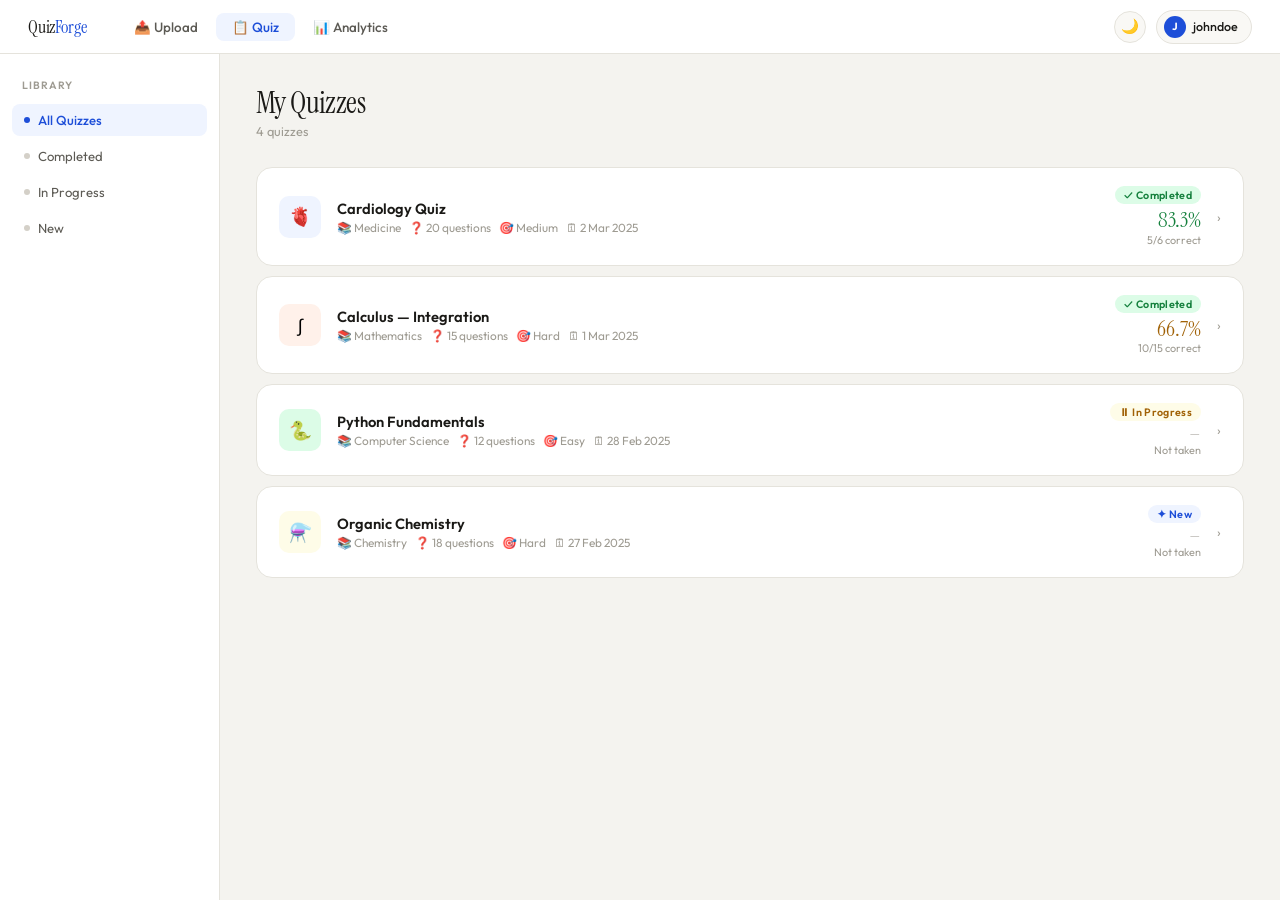
<file: quiz_setting.html>
<!DOCTYPE html>
<html lang="en">
<head>
  <meta charset="UTF-8"/>
  <meta name="viewport" content="width=device-width, initial-scale=1.0"/>
  <title>QuizForge — My Quizzes</title>
  <link href="https://fonts.googleapis.com/css2?family=Instrument+Serif:ital@0;1&family=Outfit:wght@300;400;500;600&family=JetBrains+Mono:wght@400;500&display=swap" rel="stylesheet"/>
  <link rel="stylesheet" href="css/tokens.css"/>
  <link rel="stylesheet" href="css/layout.css"/>
  <link rel="stylesheet" href="css/dashboard.css"/>
  <link rel="stylesheet" href="css/settings.css"/>
</head>
<body>

  <!-- ── NAVBAR ── -->
  <nav class="navbar">
    <span class="navbar-logo">Quiz<span>Forge</span></span>
    <div class="nav-tabs">
      <a class="nav-tab" href="#">📤 Upload</a>
      <a class="nav-tab active" href="#">📋 Quiz</a>
      <a class="nav-tab" href="#">📊 Analytics</a>
    </div>
    <div class="navbar-right">
      <button class="theme-btn" id="theme-btn">🌙</button>
      <div class="user-chip">
        <div class="user-avatar" id="user-avatar">J</div>
        <span id="username-label">johndoe</span>
      </div>
    </div>
  </nav>

  <!-- ── PAGE ── -->
  <div class="page-shell">
    <aside class="sidebar">
      <div class="sidebar-label">Library</div>
      <button class="sidebar-item active" data-filter="all">
        <span class="sidebar-dot"></span> All Quizzes
      </button>
      <button class="sidebar-item" data-filter="done">
        <span class="sidebar-dot"></span> Completed
      </button>
      <button class="sidebar-item" data-filter="pending">
        <span class="sidebar-dot"></span> In Progress
      </button>
      <button class="sidebar-item" data-filter="new">
        <span class="sidebar-dot"></span> New
      </button>
    </aside>

    <main class="main-content">
      <div class="page-header">
        <div>
          <div class="page-title">My Quizzes</div>
          <div class="page-subtitle" id="list-subtitle">Loading…</div>
        </div>
      </div>
      <div class="quiz-list" id="quiz-list"></div>
    </main>
  </div>

  <!-- ── SETTINGS PANEL ── -->
  <div class="settings-overlay" id="settings-overlay">
    <div class="settings-panel">

      <div class="settings-header">
        <div class="settings-header-info">
          <div class="settings-panel-title" id="sp-title">Quiz</div>
          <div class="settings-panel-sub"   id="sp-sub">—</div>
        </div>
        <button class="settings-close" onclick="Settings.close()">✕</button>
      </div>

      <div class="settings-body">

        <!-- Number of questions -->
        <div class="settings-group">
          <div class="settings-group-label">Questions</div>
          <div class="settings-group-inner">
            <div class="setting-row">
              <div class="setting-label-wrap">
                <div class="setting-label">Number of questions</div>
                <div class="setting-desc">How many questions to include</div>
              </div>
              <div class="stepper">
                <button class="stepper-btn" onclick="Settings.stepNum(-1)">−</button>
                <span class="stepper-val" id="sp-num-val">10</span>
                <button class="stepper-btn" onclick="Settings.stepNum(1)">+</button>
              </div>
            </div>
          </div>
        </div>

        <!-- Difficulty -->
        <div class="settings-group">
          <div class="settings-group-label">Difficulty</div>
          <div class="settings-group-inner">
            <div class="setting-row">
              <div class="setting-label-wrap">
                <div class="setting-label">Level</div>
                <div class="setting-desc">Controls question complexity</div>
              </div>
              <div class="seg-control">
                <button class="seg-btn" data-diff="Easy"   onclick="Settings.setDifficulty('Easy')">Easy</button>
                <button class="seg-btn" data-diff="Medium" onclick="Settings.setDifficulty('Medium')">Medium</button>
                <button class="seg-btn" data-diff="Hard"   onclick="Settings.setDifficulty('Hard')">Hard</button>
                <button class="seg-btn active" data-diff="Mixed"  onclick="Settings.setDifficulty('Mixed')">Mixed</button>
              </div>
            </div>
          </div>
        </div>

        <!-- Question types -->
        <div class="settings-group">
          <div class="settings-group-label">Question types</div>
          <div class="settings-group-inner">
            <div class="setting-row">
              <div class="setting-label-wrap">
                <div class="setting-label">Include types</div>
                <div class="setting-desc">Select at least one type</div>
              </div>
              <div class="type-chips">
                <button class="type-chip active" data-type="MCQ"   onclick="Settings.toggleType('MCQ')">MCQ</button>
                <button class="type-chip active" data-type="TF"    onclick="Settings.toggleType('TF')">True/False</button>
                <button class="type-chip active" data-type="MULTI" onclick="Settings.toggleType('MULTI')">Multi</button>
                <button class="type-chip active" data-type="TEXT"  onclick="Settings.toggleType('TEXT')">Short Answer</button>
              </div>
            </div>
          </div>
        </div>

        <!-- Time limit -->
        <div class="settings-group">
          <div class="settings-group-label">Time limit</div>
          <div class="settings-group-inner">
            <div class="setting-row">
              <div class="setting-label-wrap">
                <div class="setting-label">Enable timer</div>
                <div class="setting-desc">Auto-submit when time runs out</div>
              </div>
              <label class="toggle toggle-wrap">
                <input type="checkbox" id="sp-time-toggle"
                  onchange="Settings.toggleTime(this.checked)"/>
                <span class="toggle-track"></span>
                <span class="toggle-thumb"></span>
              </label>
            </div>
            <div class="setting-row" id="sp-time-input-row" style="display:none">
              <div class="setting-label-wrap">
                <div class="setting-label">Duration</div>
              </div>
              <div class="time-input-wrap">
                <input class="time-input" type="number" id="sp-time-val"
                  value="15" min="1" max="180"
                  oninput="Settings.setTimeMins(this.value)"/>
                <span class="time-label">minutes</span>
              </div>
            </div>
          </div>
        </div>

        <!-- Summary -->
        <div class="settings-summary">
          <span class="summary-icon">📋</span>
          <span class="summary-text" id="sp-summary">—</span>
        </div>

      </div><!-- /settings-body -->

      <div class="settings-footer">
        <button class="btn btn-ghost" onclick="Settings.close()" style="flex-shrink:0">Cancel</button>
        <button class="btn-start-quiz" onclick="Settings.launch()">
          Start Quiz →
        </button>
      </div>

    </div>
  </div>

  <script src="js/config.js"></script>
  <script src="js/mockData.js"></script>
  <script src="js/api.js"></script>
  <script src="js/settings.js"></script>
  <script src="js/dashboard.js"></script>
  <script>
    document.addEventListener('DOMContentLoaded', () => {
      // Theme
      document.getElementById('theme-btn').addEventListener('click', () => {
        const dark = document.documentElement.getAttribute('data-theme') === 'dark';
        document.documentElement.setAttribute('data-theme', dark ? '' : 'dark');
        document.getElementById('theme-btn').textContent = dark ? '🌙' : '☀️';
      });

      // Sidebar filters
      document.querySelectorAll('.sidebar-item').forEach(btn =>
        btn.addEventListener('click', () => Dashboard.setFilter(btn.dataset.filter)));

      // Close settings on overlay click
      document.getElementById('settings-overlay').addEventListener('click', function(e) {
        if (e.target === this) Settings.close();
      });

      Dashboard.init();
    });
  </script>
</body>
</html>
</file>
<file: css/tokens.css>
/* ============================================================
   tokens.css — design tokens, CSS variables, reset, animations
   ============================================================ */

:root {
  --bg:         #f4f3ef;
  --surface:    #ffffff;
  --surface2:   #f9f8f5;
  --border:     #e5e3dc;
  --border2:    #d4d0c8;
  --text:       #1a1916;
  --text2:      #5c5a54;
  --text3:      #9e9b92;
  --accent:     #1d4ed8;
  --accent-lt:  #eff4ff;
  --accent-mid: #bfcffe;
  --green:      #15803d;
  --green-lt:   #dcfce7;
  --red:        #b91c1c;
  --red-lt:     #fee2e2;
  --orange:     #c2410c;
  --orange-lt:  #fff1ea;
  --yellow:     #a16207;
  --yellow-lt:  #fefce8;
  --radius:     10px;
  --radius-lg:  16px;
  --shadow:     0 1px 4px rgba(0,0,0,.07), 0 4px 20px rgba(0,0,0,.05);
  --shadow-lg:  0 8px 40px rgba(0,0,0,.13), 0 2px 8px rgba(0,0,0,.06);
}

[data-theme="dark"] {
  --bg:         #111210;
  --surface:    #1a1917;
  --surface2:   #222220;
  --border:     #2e2d29;
  --border2:    #3d3c37;
  --text:       #eceae3;
  --text2:      #8c8a82;
  --text3:      #525048;
  --accent:     #3b82f6;
  --accent-lt:  #1a2540;
  --accent-mid: #2a3f6e;
  --green:      #22c55e;
  --green-lt:   #112217;
  --red:        #f87171;
  --red-lt:     #231313;
  --orange:     #fb923c;
  --orange-lt:  #221608;
  --yellow:     #facc15;
  --yellow-lt:  #1e1a05;
}

*, *::before, *::after { box-sizing: border-box; margin: 0; padding: 0; }

body {
  font-family: 'Outfit', sans-serif;
  background: var(--bg);
  color: var(--text);
  min-height: 100vh;
  display: flex;
  flex-direction: column;
}

::-webkit-scrollbar       { width: 4px; }
::-webkit-scrollbar-thumb { background: var(--border2); border-radius: 4px; }

@keyframes fadeUp  { from { opacity:0; transform:translateY(10px); } to { opacity:1; transform:translateY(0); } }
@keyframes rowIn   { from { opacity:0; transform:translateY(8px);  } to { opacity:1; transform:translateY(0); } }
@keyframes qSlide  { from { opacity:0; transform:translateX(10px); } to { opacity:1; transform:translateX(0); } }
@keyframes spin    { to   { transform: rotate(360deg); } }
</file>
<file: css/layout.css>
/* ============================================================
   layout.css — navbar, page shell, left sidebar, shared buttons
   ============================================================ */

.navbar {
  display: flex; align-items: center;
  padding: 0 28px; height: 54px;
  background: var(--surface);
  border-bottom: 1px solid var(--border);
  flex-shrink: 0; position: sticky; top: 0; z-index: 50;
}
.navbar-logo {
  font-family: 'Instrument Serif', serif;
  font-size: 1.15rem; color: var(--text);
  margin-right: 32px; letter-spacing: -.01em; flex-shrink: 0;
}
.navbar-logo span { color: var(--accent); }

.nav-tabs { display: flex; align-items: center; gap: 2px; flex: 1; }
.nav-tab {
  padding: 6px 16px; border-radius: 8px; border: none; background: none;
  font-family: 'Outfit', sans-serif; font-size: .84rem; font-weight: 500;
  color: var(--text2); cursor: pointer;
  transition: background .15s, color .15s;
  text-decoration: none; display: inline-flex; align-items: center; gap: 6px;
}
.nav-tab:hover  { background: var(--surface2); color: var(--text); }
.nav-tab.active { background: var(--accent-lt); color: var(--accent); }

.navbar-right { display: flex; align-items: center; gap: 10px; margin-left: auto; }

.theme-btn {
  width: 32px; height: 32px; border-radius: 50%;
  border: 1px solid var(--border); background: var(--surface2);
  cursor: pointer; display: flex; align-items: center; justify-content: center;
  font-size: .9rem; transition: background .15s;
}
.theme-btn:hover { background: var(--border); }

.user-chip {
  display: flex; align-items: center; gap: 7px;
  padding: 5px 13px 5px 7px; background: var(--surface2);
  border: 1px solid var(--border); border-radius: 20px;
  font-size: .78rem; font-weight: 500; color: var(--text); cursor: default;
}
.user-avatar {
  width: 22px; height: 22px; border-radius: 50%;
  background: var(--accent); color: #fff;
  display: flex; align-items: center; justify-content: center;
  font-size: .65rem; font-weight: 700; flex-shrink: 0;
}

.page-shell {
  display: flex; flex: 1; overflow: hidden; min-height: 0;
  height: calc(100vh - 54px);
}

.sidebar {
  width: 220px; min-width: 220px;
  border-right: 1px solid var(--border);
  background: var(--surface); padding: 20px 12px;
  overflow-y: auto; display: flex; flex-direction: column; gap: 4px;
}
.sidebar-label {
  font-size: .66rem; text-transform: uppercase;
  letter-spacing: .1em; color: var(--text3); font-weight: 600;
  padding: 4px 10px 8px;
}
.sidebar-item {
  padding: 8px 12px; border-radius: 8px; font-size: .82rem;
  color: var(--text2); cursor: pointer;
  transition: background .13s, color .13s;
  display: flex; align-items: center; gap: 8px;
  border: none; background: none; font-family: 'Outfit', sans-serif;
  text-align: left; width: 100%;
}
.sidebar-item:hover  { background: var(--surface2); color: var(--text); }
.sidebar-item.active { background: var(--accent-lt); color: var(--accent); font-weight: 500; }
.sidebar-dot {
  width: 6px; height: 6px; border-radius: 50%;
  background: var(--border2); flex-shrink: 0;
}
.sidebar-item.active .sidebar-dot { background: var(--accent); }

.main-content { flex: 1; overflow-y: auto; padding: 32px 36px; }

.page-header {
  margin-bottom: 28px; display: flex;
  align-items: flex-end; justify-content: space-between;
}
.page-title {
  font-family: 'Instrument Serif', serif; font-size: 1.9rem;
  color: var(--text); letter-spacing: -.02em; line-height: 1.1;
}
.page-subtitle { font-size: .8rem; color: var(--text3); margin-top: 4px; }

/* Shared buttons */
.btn {
  padding: 8px 20px; border-radius: var(--radius);
  font-family: 'Outfit', sans-serif; font-size: .82rem; font-weight: 500;
  cursor: pointer; transition: all .14s;
  display: inline-flex; align-items: center; gap: 6px; border: none;
}
.btn-ghost {
  background: var(--surface2); border: 1.5px solid var(--border2); color: var(--text2);
}
.btn-ghost:hover:not(:disabled) { background: var(--border); color: var(--text); }
.btn-ghost:disabled { opacity: .4; cursor: not-allowed; }
.btn-primary { background: var(--accent); color: #fff; }
.btn-primary:hover:not(:disabled) { opacity: .88; }
.btn-primary:disabled { opacity: .45; cursor: not-allowed; }
.btn-success { background: var(--green); color: #fff; }
.btn-success:hover { opacity: .88; }
.btn-warn { background: var(--orange); color: #fff; }
.btn-warn:hover { opacity: .88; }
.btn-danger { background: var(--red); color: #fff; }
.btn-danger:hover { opacity: .88; }

@media (max-width: 680px) {
  .sidebar      { display: none; }
  .main-content { padding: 20px 18px; }
}
</file>
<file: css/dashboard.css>
/* ============================================================
   dashboard.css — quiz list rows, score, status pills, empty state
   ============================================================ */

.quiz-list { display: flex; flex-direction: column; gap: 10px; }

.quiz-row {
  display: flex; align-items: center; gap: 16px;
  padding: 18px 22px; background: var(--surface);
  border: 1px solid var(--border); border-radius: var(--radius-lg);
  cursor: pointer; transition: border-color .15s, box-shadow .15s, transform .12s;
  animation: rowIn .3s ease both; text-align: left; width: 100%;
  font-family: 'Outfit', sans-serif;
}
.quiz-row:hover {
  border-color: var(--accent-mid); box-shadow: var(--shadow);
  transform: translateY(-1px);
}

.quiz-row-icon {
  width: 42px; height: 42px; border-radius: 10px;
  display: flex; align-items: center; justify-content: center;
  font-size: 1.15rem; flex-shrink: 0;
}
.quiz-row-icon.blue   { background: var(--accent-lt); }
.quiz-row-icon.green  { background: var(--green-lt); }
.quiz-row-icon.orange { background: var(--orange-lt); }
.quiz-row-icon.yellow { background: var(--yellow-lt); }

.quiz-row-info { flex: 1; min-width: 0; }
.quiz-row-title {
  font-size: .92rem; font-weight: 600; color: var(--text);
  white-space: nowrap; overflow: hidden; text-overflow: ellipsis;
}
.quiz-row-meta {
  font-size: .74rem; color: var(--text3); margin-top: 2px;
  display: flex; align-items: center; gap: 8px; flex-wrap: wrap;
}
.quiz-row-meta span { display: flex; align-items: center; gap: 3px; }

.quiz-row-score { flex-shrink: 0; text-align: right; }
.score-num {
  font-family: 'Instrument Serif', serif; font-size: 1.4rem;
  color: var(--text); line-height: 1;
}
.score-num.high   { color: var(--green); }
.score-num.mid    { color: var(--yellow); }
.score-num.low    { color: var(--red); }
.score-num.unseen { color: var(--text3); font-size: 1rem; }
.score-sub { font-size: .68rem; color: var(--text3); margin-top: 1px; }

.status-pill {
  display: inline-flex; align-items: center; gap: 4px;
  padding: 2px 9px; border-radius: 20px;
  font-size: .67rem; font-weight: 600; letter-spacing: .03em; white-space: nowrap;
}
.status-pill.done    { background: var(--green-lt);  color: var(--green); }
.status-pill.pending { background: var(--yellow-lt); color: var(--yellow); }
.status-pill.new     { background: var(--accent-lt); color: var(--accent); }

.quiz-row-arrow {
  color: var(--text3); font-size: .85rem; flex-shrink: 0;
  transition: transform .15s, color .15s;
}
.quiz-row:hover .quiz-row-arrow { transform: translateX(3px); color: var(--accent); }

.empty-state {
  display: flex; flex-direction: column; align-items: center;
  justify-content: center; padding: 80px 20px;
  color: var(--text3); gap: 12px; text-align: center;
}
.empty-state-icon { font-size: 2.5rem; opacity: .5; }
.empty-state h3   { font-size: 1rem; font-weight: 500; color: var(--text2); }
.empty-state p    { font-size: .8rem; }
</file>
<file: css/settings.css>
/* ============================================================
   settings.css — quiz settings panel (iOS-settings style)
   shown when clicking a quiz row from the dashboard
   ============================================================ */

/* ── Settings overlay / slide-in panel ── */
.settings-overlay {
  position: fixed; inset: 0;
  background: rgba(10,10,8,.45);
  backdrop-filter: blur(6px);
  -webkit-backdrop-filter: blur(6px);
  display: flex; align-items: center; justify-content: center;
  padding: 20px; z-index: 200;
  opacity: 0; pointer-events: none;
  transition: opacity .22s;
}
.settings-overlay.open { opacity: 1; pointer-events: all; }

.settings-panel {
  background: var(--surface);
  border-radius: var(--radius-lg);
  border: 1px solid var(--border);
  box-shadow: var(--shadow-lg);
  width: 100%; max-width: 560px;
  max-height: 90vh; overflow-y: auto;
  transform: translateY(24px) scale(.97);
  transition: transform .28s cubic-bezier(.34,1.25,.64,1);
}
.settings-overlay.open .settings-panel {
  transform: translateY(0) scale(1);
}

/* ── Panel header ── */
.settings-header {
  padding: 20px 24px 16px;
  border-bottom: 1px solid var(--border);
  display: flex; align-items: flex-start; justify-content: space-between;
}
.settings-header-info {}
.settings-panel-title {
  font-family: 'Instrument Serif', serif;
  font-size: 1.25rem; color: var(--text);
  letter-spacing: -.01em;
}
.settings-panel-sub {
  font-size: .73rem; color: var(--text3); margin-top: 2px;
}
.settings-close {
  width: 30px; height: 30px; border-radius: 8px;
  border: 1px solid var(--border); background: var(--surface2);
  cursor: pointer; display: flex; align-items: center; justify-content: center;
  font-size: .85rem; color: var(--text2); flex-shrink: 0;
  transition: background .15s, color .15s;
}
.settings-close:hover { background: var(--red-lt); color: var(--red); }

/* ── Settings body ── */
.settings-body { padding: 8px 0 20px; }

/* ── Section group (iOS-style) ── */
.settings-group {
  padding: 0 20px;
  margin-bottom: 4px;
}
.settings-group-label {
  font-size: .65rem; text-transform: uppercase;
  letter-spacing: .1em; color: var(--text3); font-weight: 600;
  padding: 14px 4px 8px;
}
.settings-group-inner {
  background: var(--surface2);
  border: 1px solid var(--border);
  border-radius: var(--radius-lg);
  overflow: hidden;
}

/* ── Setting row ── */
.setting-row {
  display: flex; align-items: center; justify-content: space-between;
  padding: 13px 16px; gap: 16px;
  border-bottom: 1px solid var(--border);
  transition: background .12s;
}
.setting-row:last-child { border-bottom: none; }
.setting-row:hover { background: var(--bg); }

.setting-label-wrap {}
.setting-label {
  font-size: .875rem; font-weight: 500; color: var(--text);
}
.setting-desc {
  font-size: .72rem; color: var(--text3); margin-top: 1px;
}

/* ── Segment control (difficulty, question types) ── */
.seg-control {
  display: flex; border-radius: 8px; overflow: hidden;
  border: 1px solid var(--border); background: var(--surface); flex-shrink: 0;
}
.seg-btn {
  padding: 5px 12px; font-family: 'Outfit', sans-serif;
  font-size: .75rem; font-weight: 500; color: var(--text2);
  background: none; border: none; cursor: pointer;
  border-right: 1px solid var(--border);
  transition: background .13s, color .13s;
  white-space: nowrap;
}
.seg-btn:last-child { border-right: none; }
.seg-btn:hover  { background: var(--surface2); color: var(--text); }
.seg-btn.active { background: var(--accent); color: #fff; }

/* ── Number stepper ── */
.stepper {
  display: flex; align-items: center; gap: 10px; flex-shrink: 0;
}
.stepper-btn {
  width: 28px; height: 28px; border-radius: 50%;
  border: 1px solid var(--border); background: var(--surface);
  cursor: pointer; display: flex; align-items: center; justify-content: center;
  font-size: .9rem; color: var(--text2);
  transition: background .13s, color .13s;
}
.stepper-btn:hover    { background: var(--accent-lt); color: var(--accent); }
.stepper-btn:disabled { opacity: .35; cursor: not-allowed; }
.stepper-val {
  font-size: .9rem; font-weight: 600; color: var(--text);
  min-width: 28px; text-align: center;
}

/* ── Toggle switch ── */
.toggle-wrap { flex-shrink: 0; }
.toggle {
  position: relative; width: 44px; height: 24px;
  display: inline-block; cursor: pointer;
}
.toggle input { opacity: 0; width: 0; height: 0; }
.toggle-track {
  position: absolute; inset: 0;
  background: var(--border2); border-radius: 99px;
  transition: background .2s;
}
.toggle input:checked ~ .toggle-track { background: var(--accent); }
.toggle-thumb {
  position: absolute; width: 18px; height: 18px;
  background: #fff; border-radius: 50%;
  top: 3px; left: 3px;
  transition: transform .2s;
  box-shadow: 0 1px 3px rgba(0,0,0,.2);
}
.toggle input:checked ~ .toggle-thumb { transform: translateX(20px); }

/* ── Time limit input ── */
.time-input-wrap {
  display: flex; align-items: center; gap: 6px; flex-shrink: 0;
}
.time-input {
  width: 56px; padding: 5px 9px;
  background: var(--surface); border: 1px solid var(--border);
  border-radius: 8px; font-family: 'Outfit', sans-serif;
  font-size: .82rem; color: var(--text); outline: none; text-align: center;
  transition: border-color .15s;
}
.time-input:focus { border-color: var(--accent); }
.time-label { font-size: .75rem; color: var(--text3); }

/* ── Question type chips ── */
.type-chips {
  display: flex; flex-wrap: wrap; gap: 6px; flex-shrink: 0;
}
.type-chip {
  padding: 4px 11px; border-radius: 20px;
  border: 1.5px solid var(--border); background: var(--surface);
  font-family: 'Outfit', sans-serif; font-size: .72rem; font-weight: 500;
  color: var(--text2); cursor: pointer;
  transition: all .13s;
}
.type-chip:hover   { border-color: var(--accent-mid); color: var(--accent); }
.type-chip.active  { border-color: var(--accent); background: var(--accent-lt); color: var(--accent); }

/* ── Summary row (shows selected config) ── */
.settings-summary {
  margin: 4px 20px 0;
  padding: 14px 16px;
  background: var(--accent-lt);
  border: 1px solid var(--accent-mid);
  border-radius: var(--radius);
  display: flex; align-items: center; gap: 10px;
}
.summary-icon { font-size: 1.1rem; flex-shrink: 0; }
.summary-text { font-size: .78rem; color: var(--text2); line-height: 1.5; flex: 1; }
.summary-text strong { color: var(--accent); font-weight: 600; }

/* ── Start button ── */
.settings-footer {
  padding: 16px 20px 20px;
  display: flex; gap: 10px;
}
.btn-start-quiz {
  flex: 1; padding: 13px; border-radius: var(--radius);
  background: var(--accent); color: #fff; border: none;
  font-family: 'Outfit', sans-serif; font-size: .9rem; font-weight: 600;
  cursor: pointer; transition: opacity .15s, transform .1s;
  display: flex; align-items: center; justify-content: center; gap: 8px;
  letter-spacing: .01em;
}
.btn-start-quiz:hover  { opacity: .9; }
.btn-start-quiz:active { transform: scale(.99); }
</file>
